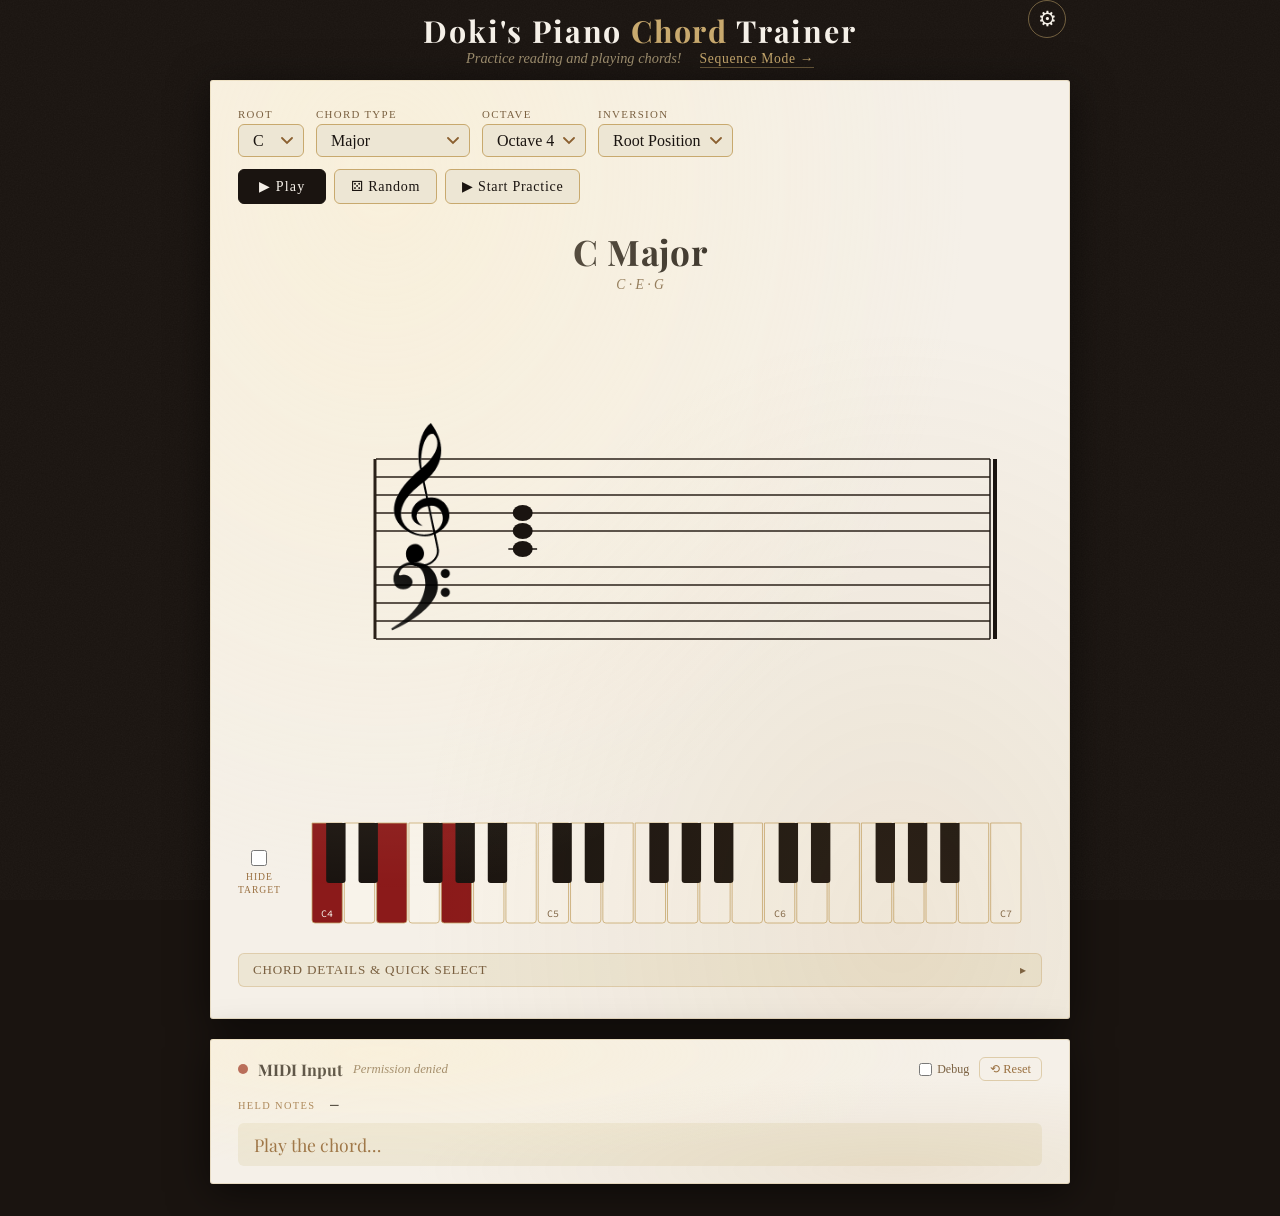
<file: index.html>
<!DOCTYPE html>
<html lang="en">
<head>
  <meta charset="UTF-8" />
  <meta name="viewport" content="width=device-width, initial-scale=1.0" />
  <meta name="theme-color" content="#1a1410" />
  <meta name="apple-mobile-web-app-capable" content="yes" />
  <meta name="apple-mobile-web-app-status-bar-style" content="black-translucent" />
  <meta name="description" content="Piano Chord trainer" />
  <title>Piano Chord Trainer</title>
  <link rel="manifest" href="manifest.json" />
  <link rel="preconnect" href="https://fonts.googleapis.com" />
  <link rel="preconnect" href="https://fonts.gstatic.com" crossorigin />
  <link href="https://fonts.googleapis.com/css2?family=IM+Fell+English:ital@0;1&family=Playfair+Display:wght@400;700&family=Source+Code+Pro:wght@400;600&display=swap" rel="stylesheet" />
  <link rel="stylesheet" href="style.css" />
</head>
<body>

<header>
  <h1>Doki's Piano <span>Chord</span> Trainer</h1>
  <p class="subtitle">Practice reading and playing chords!</p>
  <a class="mode-link" href="sequence.html">Sequence Mode →</a>
  <button id="settingsBtn" class="settings-btn" title="Settings" aria-label="Settings">&#9881;</button>
</header>

<!-- Main card, results panel and MIDI panel share one grid so the results can
     sit beside the staff instead of below it. Same DOM in the same order either
     way; only the grid axis changes. -->
<div class="app-panes" id="appPanes">

<div class="card" id="mainCard">
  <!-- CONTROLS -->
  <div class="controls">
    <div class="control-group">
      <label for="rootSelect">Root</label>
      <select id="rootSelect"></select>
    </div>
    <div class="control-group">
      <label for="typeSelect">Chord Type</label>
      <select id="typeSelect"></select>
    </div>
    <div class="control-group">
      <label for="octaveSelect">Octave</label>
      <select id="octaveSelect">
        <option value="1">Octave 1</option>
        <option value="2">Octave 2</option>
        <option value="3">Octave 3</option>
        <option value="4" selected>Octave 4</option>
        <option value="5">Octave 5</option>
      </select>
    </div>
    <div class="control-group">
      <label for="inversionSelect">Inversion</label>
      <select id="inversionSelect">
        <option value="0">Root Position</option>
      </select>
    </div>
    <div class="control-group" style="flex-direction:row;gap:8px;align-items:flex-end;">
      <button class="btn-play" id="playBtn">▶ Play</button>
      <button class="btn-random" id="randomBtn">⚄ Random</button>
      <button class="btn-practice" id="practiceBtn">▶ Start Practice</button>
    </div>
  </div>

  <p id="randomWarning" class="random-warning" hidden>
    Nothing is selectable — every octave or every chord type is switched off or
    weighted to zero in Settings.
  </p>

  <!-- CHORD TITLE -->
  <div class="chord-title">
    <h2 id="chordName">C Major</h2>
    <div class="chord-notes-label" id="chordNotesList">C · E · G</div>
  </div>

  <!-- STAFF -->
  <div class="staff-wrapper">
    <canvas id="staffCanvas" width="780" height="480"></canvas>
  </div>

  <!-- PIANO -->
  <div class="piano-row">
    <label class="hide-chord-label">
      <input type="checkbox" id="hideChordCheckbox" />
      <span>Hide<br>target</span>
    </label>
    <div class="piano-wrapper">
      <canvas id="pianoCanvas" width="780" height="120"></canvas>
    </div>
  </div>

  <!-- COLLAPSIBLE: Chord Info + Palette -->
  <div class="collapsible-section">
    <button class="collapsible-toggle" id="infoToggle" aria-expanded="false">
      <span class="collapsible-toggle-label">Chord Details &amp; Quick Select</span>
      <span class="collapsible-arrow">▸</span>
    </button>
    <div class="collapsible-body" id="infoBody" hidden>

      <!-- INFO -->
      <div class="info-panel">
        <div class="info-card">
          <div class="label">Intervals</div>
          <div class="value" id="infoIntervals">1 – 3 – 5</div>
        </div>
        <div class="info-card">
          <div class="label">Formula</div>
          <div class="value" id="infoFormula">R + 4 + 3</div>
        </div>
        <div class="info-card">
          <div class="label">Quality</div>
          <div class="value" id="infoQuality">Major</div>
        </div>
        <div class="info-card">
          <div class="label">Notes</div>
          <div class="value" id="infoNoteCount">3</div>
        </div>
      </div>

      <hr class="divider" />

      <!-- CHORD PALETTE -->
      <div class="palette-section">
        <h3>Quick Select — Chord Family</h3>
        <div class="palette-grid" id="paletteGrid"></div>
      </div>

    </div><!-- /.collapsible-body -->
  </div><!-- /.collapsible-section -->
</div>

<!-- PRACTICE RESULTS -->
<div id="practiceResults" class="card practice-results-card" style="display:none;">
  <div class="practice-results-header">
    <h3 class="practice-results-title">Practice Results</h3>
    <label class="practice-layout-label">
      <input type="checkbox" id="practiceBelowCheckbox" />
      <span>Show below staff instead</span>
    </label>
    <button id="practiceClearBtn" class="practice-clear-btn" aria-label="Clear practice results">✕ Clear</button>
  </div>

  <!-- One row, scrolls sideways. Never wraps. -->
  <div id="practiceResultsList" class="practice-results-list"></div>

  <div class="practice-focus" id="practiceFocus">
    <p class="practice-focus-empty" id="practiceFocusEmpty">Play a chord and it will appear here.</p>
    <div class="practice-focus-body" id="practiceFocusBody" hidden>
      <div class="practice-focus-head">
        <span class="practice-focus-name" id="practiceFocusName"></span>
        <span class="practice-focus-verdict" id="practiceFocusVerdict"></span>
      </div>
      <div class="practice-focus-canvas-wrap">
        <canvas id="practiceFocusStaff" width="600" height="480"></canvas>
      </div>
      <div class="practice-focus-canvas-wrap">
        <canvas id="practiceFocusPiano" width="600" height="120"></canvas>
      </div>
    </div>
  </div>
</div>

<!-- MIDI PANEL -->
<div class="card midi-card">
  <div class="midi-header">
    <span class="midi-dot" id="midiStatusDot"></span>
    <span class="midi-label">MIDI Input</span>
    <span id="midiStatus">Connecting…</span>
    <span id="midiWarning" class="midi-warning" hidden>— inaccurate inputs measured</span>
    <span id="midiDeviceName" class="midi-device"></span>
    <label class="midi-debug-toggle">
      <input type="checkbox" id="midiDebugCheckbox" />
      <span>Debug</span>
    </label>
    <button id="midiResetBtn" class="midi-reset-btn"
            title="Clear notes stuck by a missed or corrupted note-off"
            aria-label="Clear stuck notes">⟲ Reset</button>
  </div>
  <div class="midi-body">
    <div class="midi-row">
      <span class="midi-field-label">Held notes</span>
      <span id="midiHeldNotes" class="midi-held">—</span>
    </div>
    <div id="midiResult" class="midi-result idle">Play the chord…</div>

    <!-- Raw message view. A corrupted note-on paired with a correct note-off
         leaves a note stuck forever, and that is only visible in the raw stream. -->
    <div id="midiDebug" class="midi-debug" hidden>
      <div class="midi-debug-head">
        <span id="midiDebugSummary">No messages yet.</span>
        <button id="midiDebugClearBtn" class="midi-debug-clear">Clear log</button>
      </div>
      <pre id="midiDebugLog" class="midi-debug-log"></pre>
      <p class="midi-debug-hint">
        Lines marked <strong>!</strong> are suspect. A note-off with no matching
        note-on means its note-on was lost or arrived with a corrupted note
        number — the cause of notes sticking in the chord. (Expect one after
        pressing Reset while keys are down.)
      </p>
    </div>
  </div>
</div>

</div><!-- /.app-panes -->

<!-- SETTINGS MODAL -->
<div id="settingsModal" style="display:none;">
  <div id="settingsPanel" class="settings-panel">

    <!-- Header (static) -->
    <div class="sp-header">
      <h2 class="sp-title">Settings</h2>
      <button class="sp-close" onclick="closeSettings()">✕</button>
    </div>

    <!-- Octaves section -->
    <div class="sp-section">
      <h3 class="sp-section-title">Octaves</h3>
      <div id="sp-octave-rows"></div>
    </div>

    <!-- Chord types section -->
    <div class="sp-section">
      <h3 class="sp-section-title">Chord Types</h3>
      <div id="sp-chord-rows"></div>
    </div>

    <!-- Footer (static) -->
    <p id="spEmptyWarning" class="sp-empty-warning" hidden>
      Nothing is selectable right now — Random and Practice will not advance
      until at least one octave and one chord type are enabled with a weight
      above zero.
    </p>

    <div class="sp-footer">
      <button class="sp-save-btn" id="spSaveBtn">💾 Save</button>
      <button class="sp-export-btn" id="spExportBtn">⬇ Export File</button>
      <label class="sp-import-label" id="spImportLabel">
        <!-- The text lives in its own span: writing textContent on the label
             itself would delete the file input nested inside it. -->
        <span id="spImportText">📂 Import JSON</span>
        <input type="file" id="spImportInput" accept=".json,application/json" class="sp-file-input" />
      </label>
      <button class="sp-reset-btn" id="spResetBtn">↺ Reset</button>
    </div>

  </div>
</div>

<!-- INSTALL BANNER -->
<div id="installBanner" style="display:none;">
  <span>Install as App</span>
  <button id="installBtn">Install</button>
  <button class="dismiss" id="dismissBtn">×</button>
</div>

<!-- Load order matters: each file may reference globals from earlier files -->
<script src="storage.js"></script>
<script src="settings-file.js"></script>
<script src="music.js"></script>
<script src="rendering.js"></script>
<script src="audio.js"></script>
<script src="settings.js"></script>
<script src="midi.js"></script>
<script src="practice.js"></script>
<script src="ui.js"></script>
</body>
</html>
</file>
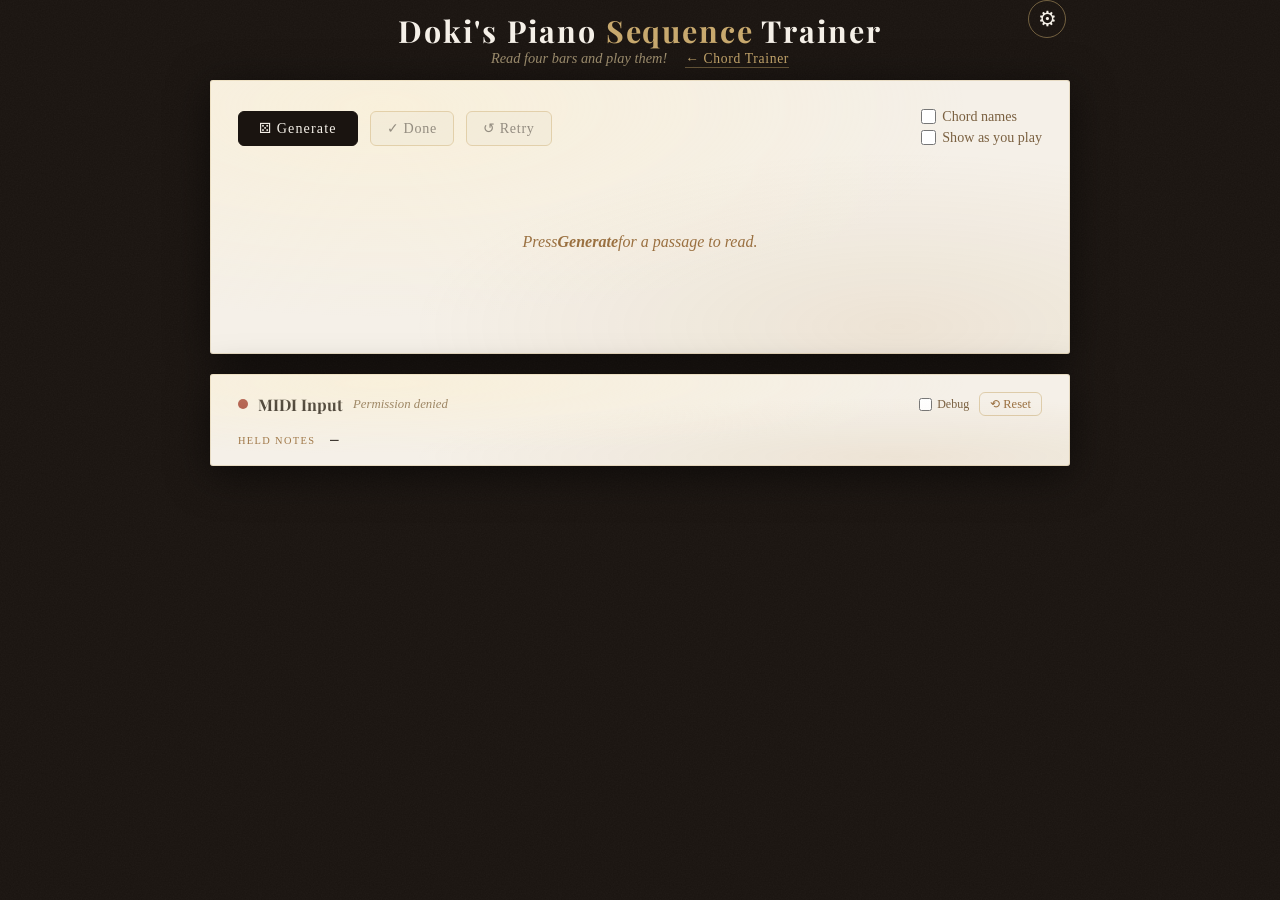
<file: sequence.html>
<!DOCTYPE html>
<html lang="en">
<head>
  <meta charset="UTF-8" />
  <meta name="viewport" content="width=device-width, initial-scale=1.0" />
  <meta name="theme-color" content="#1a1410" />
  <meta name="apple-mobile-web-app-capable" content="yes" />
  <meta name="apple-mobile-web-app-status-bar-style" content="black-translucent" />
  <meta name="description" content="Piano sight-reading trainer" />
  <title>Piano Sequence Trainer</title>
  <link rel="manifest" href="manifest.json" />
  <link rel="preconnect" href="https://fonts.googleapis.com" />
  <link rel="preconnect" href="https://fonts.gstatic.com" crossorigin />
  <link href="https://fonts.googleapis.com/css2?family=IM+Fell+English:ital@0;1&family=Playfair+Display:wght@400;700&family=Source+Code+Pro:wght@400;600&display=swap" rel="stylesheet" />
  <link rel="stylesheet" href="style.css" />
  <link rel="stylesheet" href="sequence/sequence.css" />
</head>
<body>

<header>
  <h1>Doki's Piano <span>Sequence</span> Trainer</h1>
  <p class="subtitle">Read four bars and play them!</p>
  <a class="mode-link" href="index.html">← Chord Trainer</a>
  <button id="settingsBtn" class="settings-btn" title="Settings" aria-label="Settings">&#9881;</button>
</header>

<div class="app-panes">

<div class="card" id="sequenceCard">
  <div class="controls">
    <button class="btn-play" id="generateBtn">⚄ Generate</button>
    <button class="btn-random" id="doneBtn" disabled>✓ Done</button>
    <button class="btn-random" id="retryBtn" disabled>↺ Retry</button>
    <button class="btn-random" id="playBtn" hidden>▶ Play</button>
    <div class="sequence-toggles">
      <label class="sequence-toggle">
        <input type="checkbox" id="chordNamesCheckbox" />
        <span>Chord names</span>
      </label>
      <label class="sequence-toggle">
        <input type="checkbox" id="playedLiveCheckbox" />
        <span>Show as you play</span>
      </label>
    </div>
  </div>

  <p id="sequenceStatus" class="sequence-status" role="status" hidden></p>

  <!-- The whole passage, always visible at once: it never scrolls or reveals
       itself as you play, because reading the page is the skill practised. -->
  <div class="notation-wrapper">
    <p id="notationEmpty" class="notation-empty">Press <strong>Generate</strong> for a passage to read.</p>
    <div id="notation" class="notation" hidden></div>
  </div>

  <div id="review" class="sequence-review" hidden></div>
</div>

<!-- What was played: a panel of its own, drawn again with each key while the
     passage above stays as it is. -->
<div class="card played-card" id="played" hidden></div>

<!-- MIDI PANEL: the same panel as the chord trainer's, without its chord readout -->
<div class="card midi-card">
  <div class="midi-header">
    <span class="midi-dot" id="midiStatusDot"></span>
    <span class="midi-label">MIDI Input</span>
    <span id="midiStatus">Connecting…</span>
    <span id="midiWarning" class="midi-warning" hidden>— inaccurate inputs measured</span>
    <span id="midiDeviceName" class="midi-device"></span>
    <label class="midi-debug-toggle">
      <input type="checkbox" id="midiDebugCheckbox" />
      <span>Debug</span>
    </label>
    <button id="midiResetBtn" class="midi-reset-btn"
            title="Clear notes stuck by a missed or corrupted note-off"
            aria-label="Clear stuck notes">⟲ Reset</button>
  </div>
  <div class="midi-body">
    <div class="midi-row">
      <span class="midi-field-label">Held notes</span>
      <span id="midiHeldNotes" class="midi-held">—</span>
    </div>

    <!-- Raw message view. A corrupted note-on paired with a correct note-off
         leaves a note stuck forever, and that is only visible in the raw stream. -->
    <div id="midiDebug" class="midi-debug" hidden>
      <div class="midi-debug-head">
        <span id="midiDebugSummary">No messages yet.</span>
        <button id="midiDebugClearBtn" class="midi-debug-clear">Clear log</button>
      </div>
      <pre id="midiDebugLog" class="midi-debug-log"></pre>
      <p class="midi-debug-hint">
        Lines marked <strong>!</strong> are suspect. A note-off with no matching
        note-on means its note-on was lost or arrived with a corrupted note
        number. (Expect one after pressing Reset while keys are down.)
      </p>
    </div>
  </div>
</div>

</div><!-- /.app-panes -->

<!-- SETTINGS: built by settings-panel.js -->
<div id="settingsModal" style="display:none;">
  <div class="settings-panel" role="dialog" aria-modal="true" aria-labelledby="spTitle">
    <div class="sp-header">
      <h2 class="sp-title" id="spTitle">Settings</h2>
      <button class="sp-close" id="spCloseBtn" aria-label="Close settings">✕</button>
    </div>
    <p id="spWarning" class="sp-empty-warning" role="status" hidden></p>
    <div id="spBody"></div>
    <div class="sp-footer">
      <button class="sp-export-btn" id="spExportBtn">⬇ Export File</button>
      <label class="sp-import-label">
        <!-- The text lives in its own span: writing textContent on the label
             itself would delete the file input nested inside it. -->
        <span id="spImportText">📂 Import JSON</span>
        <input type="file" id="spImportInput" accept=".json,application/json" class="sp-file-input" />
      </label>
    </div>
  </div>
</div>

<!-- Load order matters: shared modules, then the core, then the shell — each
     file uses only names from files loaded before it -->
<script src="storage.js"></script>
<script src="settings-file.js"></script>
<script src="midi.js"></script>
<script src="audio.js"></script>
<script src="vendor/vexflow/vexflow.js"></script>
<script src="sequence/core/pitch.js"></script>
<script src="sequence/core/theory.js"></script>
<script src="sequence/core/meter.js"></script>
<script src="sequence/core/difficulty.js"></script>
<script src="sequence/core/progressions.js"></script>
<script src="sequence/core/rhythm.js"></script>
<script src="sequence/core/accompaniment.js"></script>
<script src="sequence/core/passage.js"></script>
<script src="sequence/core/melody.js"></script>
<script src="sequence/core/generator.js"></script>
<script src="sequence/core/comparison.js"></script>
<script src="sequence/shell/notation.js"></script>
<script src="sequence/shell/store.js"></script>
<script src="sequence/shell/playback.js"></script>
<script src="sequence/shell/state.js"></script>
<script src="sequence/shell/bindings.js"></script>
<script src="sequence/shell/display.js"></script>
<script src="sequence/shell/settings-panel.js"></script>
<script src="sequence/shell/review.js"></script>
<script src="sequence/shell/page.js"></script>
</body>
</html>
</file>
<file: style.css>
:root {
      --ink:        #1a1410;
      --paper:      #f5f0e8;
      --paper-dark: #ede6d4;
      --sepia:      #c8a96e;
      --red-accent: #8b1a1a;
      --staff-line: #2a2018;
      --note-fill:  #1a1410;
      --shadow:     rgba(0,0,0,0.18);
      --radius:     6px;
    }

    *, *::before, *::after { box-sizing: border-box; margin: 0; padding: 0; }

    body {
      font-family: 'IM Fell English', serif;
      background: var(--ink);
      color: var(--ink);
      min-height: 100vh;
      display: flex;
      flex-direction: column;
      align-items: center;
    }

    /* ── PAPER TEXTURE OVERLAY ── */
    body::before {
      content: '';
      position: fixed; inset: 0;
      background-image:
        url("data:image/svg+xml,%3Csvg xmlns='http://www.w3.org/2000/svg' width='300' height='300'%3E%3Cfilter id='n'%3E%3CfeTurbulence type='fractalNoise' baseFrequency='0.75' numOctaves='4' stitchTiles='stitch'/%3E%3CfeColorMatrix type='saturate' values='0'/%3E%3C/filter%3E%3Crect width='300' height='300' filter='url(%23n)' opacity='0.04'/%3E%3C/svg%3E");
      pointer-events: none;
      z-index: 0;
    }

    /* ── HEADER ── */
    /* Kept small, so the music starts high up the screen: the subtitle and the
       link to the other mode share one line. */
    header {
      width: 100%;
      max-width: 900px;
      padding: 14px 24px 0;
      text-align: center;
      position: relative;
      z-index: 1;
    }
    header h1 {
      font-family: 'Playfair Display', serif;
      font-size: clamp(1.3rem, 3.6vw, 1.9rem);
      color: var(--paper);
      letter-spacing: 0.06em;
      font-weight: 700;
      line-height: 1.1;
    }
    header h1 span { color: var(--sepia); }
    header p.subtitle {
      font-family: 'IM Fell English', serif;
      font-style: italic;
      color: #a09070;
      font-size: 0.9rem;
      display: inline;
      margin-right: 14px;
    }

    /* ── MAIN CARD ── */
    .card {
      background: var(--paper);
      border-radius: 3px;
      box-shadow: 0 8px 40px rgba(0,0,0,0.55), inset 0 0 0 1px rgba(200,169,110,0.3);
      width: calc(100% - 32px);
      max-width: 860px;
      margin: 20px auto 32px;
      padding: 28px 28px 32px;
      position: relative;
      z-index: 1;
    }

    /* aged paper gradient */
    .card::before {
      content: '';
      position: absolute; inset: 0;
      background: radial-gradient(ellipse at 20% 10%, rgba(255,240,200,0.4) 0%, transparent 60%),
                  radial-gradient(ellipse at 80% 90%, rgba(180,140,80,0.12) 0%, transparent 50%);
      border-radius: 3px;
      pointer-events: none;
    }

    /* ── CONTROLS ── */
    .controls {
      display: flex;
      flex-wrap: wrap;
      gap: 12px;
      align-items: flex-end;
      margin-bottom: 24px;
      position: relative;
    }
    .control-group {
      display: flex;
      flex-direction: column;
      gap: 4px;
    }
    .control-group label {
      font-size: 0.68rem;
      letter-spacing: 0.12em;
      text-transform: uppercase;
      color: #7a6040;
    }
    select, button {
      font-family: 'IM Fell English', serif;
      font-size: 1rem;
      border: 1.5px solid #c8a96e;
      background: var(--paper-dark);
      color: var(--ink);
      padding: 7px 14px;
      border-radius: var(--radius);
      cursor: pointer;
      appearance: none;
      outline: none;
      transition: border-color 0.2s, background 0.2s, box-shadow 0.2s;
    }
    select:focus, select:hover { border-color: var(--red-accent); box-shadow: 0 0 0 2px rgba(139,26,26,0.12); }
    select { padding-right: 30px; background-image: url("data:image/svg+xml,%3Csvg xmlns='http://www.w3.org/2000/svg' width='12' height='8' viewBox='0 0 12 8'%3E%3Cpath d='M1 1l5 5 5-5' stroke='%238b6030' stroke-width='1.8' fill='none' stroke-linecap='round'/%3E%3C/svg%3E"); background-repeat: no-repeat; background-position: right 10px center; }

    .btn-play {
      background: var(--ink);
      color: var(--paper);
      border-color: var(--ink);
      font-size: 0.88rem;
      letter-spacing: 0.08em;
      padding: 8px 20px;
    }
    .btn-play:hover { background: var(--red-accent); border-color: var(--red-accent); }
    .btn-play:active { transform: translateY(1px); }

    .btn-random {
      background: var(--paper-dark);
      font-size: 0.88rem;
      letter-spacing: 0.05em;
      padding: 8px 16px;
    }
    .btn-random:hover { border-color: var(--red-accent); }

    /* ── CHORD NAME DISPLAY ── */
    .chord-title {
      text-align: center;
      margin-bottom: 16px;
    }
    .chord-title h2 {
      font-family: 'Playfair Display', serif;
      font-size: clamp(1.4rem, 4vw, 2.2rem);
      color: var(--ink);
      font-weight: 700;
      letter-spacing: 0.02em;
    }
    .chord-title .chord-notes-label {
      font-style: italic;
      font-size: 0.85rem;
      color: #7a6040;
      margin-top: 2px;
    }

    /* ── STAFF CANVAS WRAPPER ── */
    .staff-wrapper {
      position: relative;
      overflow-x: auto;
      -webkit-overflow-scrolling: touch;
    }
    #staffCanvas {
      display: block;
      margin: 0 auto;
      max-width: 100%;
    }

    /* ── PIANO KEYBOARD ── */
    .piano-wrapper {
      margin-top: 24px;
      display: flex;
      justify-content: center;
      overflow-x: auto;
      -webkit-overflow-scrolling: touch;
    }
    #pianoCanvas {
      display: block;
    }

    /* ── INFO PANEL ── */
    .info-panel {
      margin-top: 22px;
      display: grid;
      grid-template-columns: repeat(auto-fit, minmax(140px, 1fr));
      gap: 12px;
    }
    .info-card {
      background: var(--paper-dark);
      border: 1px solid rgba(200,169,110,0.45);
      border-radius: var(--radius);
      padding: 10px 14px;
    }
    .info-card .label {
      font-size: 0.62rem;
      text-transform: uppercase;
      letter-spacing: 0.15em;
      color: #9a7040;
      margin-bottom: 3px;
    }
    .info-card .value {
      font-family: 'Playfair Display', serif;
      font-size: 1.05rem;
      color: var(--ink);
    }

    /* ── CHORD PALETTE ── */
    .palette-section {
      margin-top: 20px;
      position: relative;
    }
    .palette-section h3 {
      font-size: 0.7rem;
      text-transform: uppercase;
      letter-spacing: 0.15em;
      color: #9a7040;
      margin-bottom: 10px;
    }
    .palette-grid {
      display: flex;
      flex-wrap: wrap;
      gap: 6px;
    }
    .palette-btn {
      font-family: 'Source Code Pro', monospace;
      font-size: 0.72rem;
      padding: 5px 10px;
      border: 1px solid #c8a96e;
      border-radius: 4px;
      background: var(--paper-dark);
      color: var(--ink);
      cursor: pointer;
      transition: background 0.15s, border-color 0.15s, transform 0.1s;
    }
    .palette-btn:hover { background: var(--ink); color: var(--paper); border-color: var(--ink); }
    .palette-btn.active { background: var(--red-accent); color: var(--paper); border-color: var(--red-accent); }

    /* ── DIVIDER ── */
    .divider {
      border: none;
      border-top: 1px solid rgba(200,169,110,0.4);
      margin: 20px 0;
    }

    /* ── INSTALL BANNER ── */
    #installBanner {
      display: none;
      position: fixed;
      bottom: 16px; left: 50%; transform: translateX(-50%);
      background: var(--ink);
      color: var(--paper);
      border: 1px solid var(--sepia);
      border-radius: var(--radius);
      padding: 10px 20px;
      font-size: 0.85rem;
      z-index: 999;
      box-shadow: 0 4px 20px rgba(0,0,0,0.5);
      display: flex; gap: 12px; align-items: center;
    }
    #installBanner button { font-size: 0.8rem; padding: 4px 12px; }
    #installBanner .dismiss { background: transparent; color: #a09070; border-color: #a09070; font-size: 0.75rem; padding: 4px 10px; }

    @media (max-width: 520px) {
      .card { padding: 18px 14px 24px; }
      .controls { gap: 8px; }
    }

/* ── MIDI PANEL ── */
    .midi-card {
      margin-top: 0;
      margin-bottom: 32px;
      padding: 18px 28px;
    }
    .midi-header {
      display: flex;
      align-items: center;
      flex-wrap: wrap;
      gap: 10px;
      margin-bottom: 14px;
    }
    .midi-label {
      font-family: 'Playfair Display', serif;
      font-size: 1rem;
      font-weight: 700;
      color: var(--ink);
    }
    #midiStatus {
      font-size: 0.8rem;
      color: #7a6040;
      font-style: italic;
    }
    .midi-warning {
      font-size: 0.8rem;
      color: #8b1a1a;
      font-style: italic;
      cursor: help;
    }
    .midi-warning[hidden] { display: none; }
    .midi-device {
      font-family: 'Source Code Pro', monospace;
      font-size: 0.75rem;
      color: #9a7040;
      margin-left: auto;
      min-width: 0;
      overflow: hidden;
      text-overflow: ellipsis;
      white-space: nowrap;
    }
    .midi-dot {
      width: 10px;
      height: 10px;
      border-radius: 50%;
      background: #aaa;
      flex-shrink: 0;
      transition: background 0.3s;
    }
    .midi-dot.connected   { background: #4a9e5c; }
    .midi-dot.no-device   { background: #c8a030; }
    .midi-dot.denied,
    .midi-dot.unavailable { background: #9e3a2e; }

    .midi-body {
      display: flex;
      flex-direction: column;
      gap: 10px;
    }
    .midi-row {
      display: flex;
      align-items: baseline;
      gap: 12px;
    }
    .midi-field-label {
      font-size: 0.65rem;
      text-transform: uppercase;
      letter-spacing: 0.13em;
      color: #9a7040;
      min-width: 80px;
    }
    .midi-held {
      font-family: 'Source Code Pro', monospace;
      font-size: 0.9rem;
      color: var(--ink);
      letter-spacing: 0.05em;
    }
    .midi-result {
      font-family: 'Playfair Display', serif;
      font-size: 1.1rem;
      padding: 10px 16px;
      border-radius: var(--radius);
      transition: background 0.25s, color 0.25s;
    }
    /* ── PIANO ROW (checkbox + keyboard) ── */
    .piano-row {
      display: flex;
      align-items: center;
      gap: 10px;
      margin-top: 24px;
    }
    .piano-row .piano-wrapper {
      margin-top: 0;
      flex: 1;
      min-width: 0;
    }
    .hide-chord-label {
      display: flex;
      flex-direction: column;
      align-items: center;
      gap: 5px;
      cursor: pointer;
      flex-shrink: 0;
      user-select: none;
    }
    .hide-chord-label input[type="checkbox"] {
      width: 16px;
      height: 16px;
      accent-color: var(--red-accent);
      cursor: pointer;
      border: none;
      padding: 0;
      appearance: auto;
    }
    .hide-chord-label span {
      font-size: 0.6rem;
      text-transform: uppercase;
      letter-spacing: 0.1em;
      color: #9a7040;
      text-align: center;
      line-height: 1.3;
    }

    .midi-result.idle    { background: var(--paper-dark); color: #9a7040; }
    .midi-result.correct { background: #2a5c35; color: #d4f0db; }
    .midi-result.extra   { background: #3a5c2a; color: #d8f0c8; }
    .midi-result.wrong   { background: #5c2a2a; color: #f0d0c8; }

    /* ── LINK TO THE OTHER MODE ── */
    .mode-link {
      display: inline-block;
      margin-top: 4px;
      font-size: 0.85rem;
      letter-spacing: 0.05em;
      color: var(--sepia);
      text-decoration: none;
      border-bottom: 1px solid rgba(200,169,110,0.45);
    }
    .mode-link:hover,
    .mode-link:focus-visible { color: var(--paper); border-bottom-color: var(--paper); }

    /* ── SETTINGS BUTTON ── */
    header { position: relative; }
    .settings-btn {
      position: absolute;
      top: 0; right: 24px;
      background: transparent;
      border: 1.5px solid rgba(200,169,110,0.5);
      color: var(--paper);
      font-size: 1.3rem;
      width: 38px; height: 38px;
      padding: 0;
      border-radius: 50%;
      display: flex; align-items: center; justify-content: center;
      cursor: pointer;
      transition: background 0.2s, border-color 0.2s, transform 0.3s;
      z-index: 2;
    }
    .settings-btn:hover {
      background: rgba(200,169,110,0.15);
      border-color: var(--sepia);
      transform: rotate(45deg);
    }

    /* ── SETTINGS MODAL OVERLAY ── */
    #settingsModal {
      position: fixed; inset: 0;
      background: rgba(20,15,8,0.72);
      display: flex;
      align-items: center;
      justify-content: center;
      z-index: 900;
      opacity: 0;
      transition: opacity 0.22s ease;
    }
    #settingsModal.visible { opacity: 1; }

    /* ── SETTINGS PANEL ── */
    .settings-panel {
      background: var(--paper);
      border-radius: 4px;
      box-shadow: 0 16px 60px rgba(0,0,0,0.6), inset 0 0 0 1px rgba(200,169,110,0.3);
      width: min(680px, calc(100vw - 32px));
      max-height: calc(100vh - 48px);
      overflow-y: auto;
      padding: 0;
      display: flex;
      flex-direction: column;
    }

    /* ── SETTINGS PANEL INTERNALS ── */
    .sp-header {
      display: flex;
      align-items: center;
      justify-content: space-between;
      padding: 20px 24px 16px;
      border-bottom: 1px solid rgba(200,169,110,0.35);
      position: sticky; top: 0;
      background: var(--paper);
      z-index: 1;
    }
    .sp-title {
      font-family: 'Playfair Display', serif;
      font-size: 1.3rem;
      color: var(--ink);
      font-weight: 700;
    }
    .sp-close {
      background: transparent;
      border: 1.5px solid rgba(200,169,110,0.5);
      color: var(--ink);
      font-size: 1rem;
      width: 30px; height: 30px;
      padding: 0;
      border-radius: 50%;
      cursor: pointer;
      display: flex; align-items: center; justify-content: center;
    }
    .sp-close:hover { background: var(--paper-dark); border-color: var(--sepia); }

    .sp-section {
      padding: 16px 24px 20px;
      border-bottom: 1px solid rgba(200,169,110,0.2);
    }
    .sp-section:last-child { border-bottom: none; }

    .sp-section-title {
      font-family: 'Playfair Display', serif;
      font-size: 0.85rem;
      font-weight: 700;
      letter-spacing: 0.08em;
      text-transform: uppercase;
      color: #7a6040;
      margin-bottom: 12px;
    }

    /* Row: checkbox + label + value + slider */
    .sp-row {
      display: grid;
      grid-template-columns: 18px 1fr 36px 140px;
      align-items: center;
      gap: 8px 10px;
      padding: 4px 0;
    }
    .sp-checkbox {
      width: 15px; height: 15px;
      accent-color: var(--red-accent);
      cursor: pointer;
      justify-self: center;
    }
    .sp-label {
      font-family: 'IM Fell English', serif;
      font-size: 0.88rem;
      color: var(--ink);
      cursor: pointer;
      white-space: nowrap;
      overflow: hidden;
      text-overflow: ellipsis;
    }
    .sp-weight-val {
      font-family: 'Source Code Pro', monospace;
      font-size: 0.72rem;
      color: #9a7040;
      text-align: right;
    }
    .sp-slider {
      width: 100%;
      accent-color: var(--red-accent);
      cursor: pointer;
      border: none;
      background: transparent;
      padding: 0;
      appearance: auto;
      height: 4px;
    }

    /* Group block */
    .sp-group { margin-bottom: 6px; }
    .sp-group-header {
      display: flex;
      align-items: center;
      gap: 6px;
    }
    .sp-group-row {
      flex: 1;
      background: var(--paper-dark);
      border-radius: 4px;
      padding: 5px 8px;
    }
    .sp-toggle {
      flex-shrink: 0;
      width: 24px; height: 24px;
      background: transparent;
      border: 1px solid rgba(200,169,110,0.4);
      border-radius: 4px;
      color: #7a6040;
      font-size: 0.75rem;
      cursor: pointer;
      display: flex; align-items: center; justify-content: center;
      padding: 0;
      transition: background 0.15s;
    }
    .sp-toggle:hover { background: var(--paper-dark); }

    .sp-group-children { margin-left: 30px; margin-top: 2px; overflow: hidden; }
    .sp-group-children.collapsed { display: none; }
    .sp-type-row { padding: 2px 0; }

    @media (max-width: 520px) {
      .sp-row { grid-template-columns: 18px 1fr 32px 90px; }
      .settings-panel { padding: 0; }
      .settings-btn { right: 12px; }
    }

    /* ── SETTINGS FOOTER ── */
    .sp-footer {
      display: flex;
      gap: 10px;
      align-items: center;
      padding: 16px 24px;
      border-top: 1px solid rgba(200,169,110,0.35);
      position: sticky; bottom: 0;
      background: var(--paper);
    }
    .sp-save-btn {
      font-family: 'IM Fell English', serif;
      font-size: 0.9rem;
      padding: 8px 20px;
      background: var(--ink);
      color: var(--paper);
      border: 1.5px solid var(--ink);
      border-radius: var(--radius);
      cursor: pointer;
      transition: background 0.2s, border-color 0.2s;
    }
    .sp-save-btn:hover { background: var(--red-accent); border-color: var(--red-accent); }
    .sp-import-label {
      font-family: 'IM Fell English', serif;
      font-size: 0.9rem;
      padding: 7px 18px;
      background: var(--paper-dark);
      color: var(--ink);
      border: 1.5px solid #c8a96e;
      border-radius: var(--radius);
      cursor: pointer;
      transition: border-color 0.2s;
    }
    .sp-import-label:hover { border-color: var(--red-accent); }

    /* ── SETTINGS RESET BUTTON ── */
    .sp-reset-btn {
      font-family: 'IM Fell English', serif;
      font-size: 0.9rem;
      padding: 7px 16px;
      background: var(--paper-dark);
      color: var(--ink);
      border: 1.5px solid #c8a96e;
      border-radius: var(--radius);
      cursor: pointer;
      transition: border-color 0.2s, background 0.2s;
      margin-left: auto;
    }
    .sp-reset-btn:hover { border-color: var(--red-accent); background: #f0e0e0; }

    /* Hide the native file input inside the import label */
    .sp-file-input { display: none; }

    /* Export is a sibling of Save, styled like Import so the destructive-ish
       "writes a file to your disk" action doesn't read as the primary one. */
    .sp-export-btn {
      font-family: 'IM Fell English', serif;
      font-size: 0.9rem;
      padding: 7px 18px;
      background: var(--paper-dark);
      color: var(--ink);
      border: 1.5px solid #c8a96e;
      border-radius: var(--radius);
      cursor: pointer;
      transition: border-color 0.2s, background 0.2s;
    }
    .sp-export-btn:hover { border-color: var(--red-accent); }

    /* ── EMPTY-SELECTION NOTICES ── */
    .sp-empty-warning,
    .random-warning {
      font-family: 'IM Fell English', serif;
      font-size: 0.85rem;
      line-height: 1.45;
      color: #7a3020;
      background: #f6e6df;
      border: 1px solid rgba(139,26,26,0.35);
      border-radius: var(--radius);
      padding: 9px 14px;
      margin: 0;
    }
    .sp-empty-warning { margin: 0 24px 4px; }
    .random-warning   { margin-top: 14px; }
    .sp-empty-warning[hidden],
    .random-warning[hidden] { display: none; }

    /* ── PRACTICE SESSION BUTTON ── */
    .btn-practice {
      background: var(--paper-dark);
      font-size: 0.88rem;
      letter-spacing: 0.05em;
      padding: 8px 16px;
      border: 1.5px solid #c8a96e;
      border-radius: var(--radius);
    }
    .btn-practice:hover { border-color: var(--red-accent); }
    .btn-practice.active {
      background: var(--red-accent);
      color: var(--paper);
      border-color: var(--red-accent);
    }

    /* ── PRACTICE RESULTS CARD ── */
    .practice-results-card {
      margin-top: 0;
      margin-bottom: 32px;
      padding: 20px 28px 24px;
    }
    .practice-results-header {
      display: flex;
      align-items: center;
      justify-content: space-between;
      margin-bottom: 16px;
    }
    .practice-results-title {
      font-family: 'Playfair Display', serif;
      font-size: 1rem;
      font-weight: 700;
      color: var(--ink);
      letter-spacing: 0.04em;
    }
    .practice-clear-btn {
      font-family: 'IM Fell English', serif;
      font-size: 0.8rem;
      padding: 4px 12px;
      background: transparent;
      color: #9a7040;
      border: 1px solid rgba(200,169,110,0.5);
      border-radius: var(--radius);
      cursor: pointer;
      transition: background 0.15s, border-color 0.15s;
    }
    .practice-clear-btn:hover { border-color: var(--red-accent); color: var(--red-accent); }

    /* ── PRACTICE THUMBNAIL STRIP ── */
    /* nowrap + overflow-x is the whole point: results stay on one line and
       scroll sideways instead of growing a second row and pushing the focused
       view off screen. flex-shrink:0 on the thumb is what stops flex from
       squeezing twenty of them into the visible width. */
    .practice-results-list {
      display: flex;
      min-width: 0;
      flex-wrap: nowrap;
      overflow-x: auto;
      -webkit-overflow-scrolling: touch;
      scroll-snap-type: x proximity;
      gap: 10px;
      padding-bottom: 8px;
    }
    .practice-thumb {
      flex: 0 0 auto;
      width: 150px;
      scroll-snap-align: start;
      cursor: pointer;
      text-align: left;
      font: inherit;
      background: var(--paper-dark);
      border: 1px solid rgba(200,169,110,0.4);
      border-radius: var(--radius);
      padding: 7px 8px 8px;
      transition: border-color 0.15s, background 0.15s;
    }
    .practice-thumb:hover { border-color: var(--sepia); }
    .practice-thumb.focused {
      border-color: var(--red-accent);
      background: #f0e6d8;
      box-shadow: inset 0 0 0 1px rgba(139,26,26,0.35);
    }
    .practice-thumb-head {
      display: flex;
      align-items: baseline;
      justify-content: space-between;
      gap: 6px;
      margin-bottom: 5px;
    }
    .practice-thumb-name {
      font-family: 'Playfair Display', serif;
      font-size: 0.72rem;
      font-weight: 700;
      color: var(--ink);
      white-space: nowrap;
      overflow: hidden;
      text-overflow: ellipsis;
    }
    .practice-thumb-badge { font-size: 0.8rem; font-weight: 700; flex-shrink: 0; }
    .practice-thumb-badge.ok  { color: #2f6b3f; }
    .practice-thumb-badge.bad { color: var(--red-accent); }
    .practice-thumb-canvas {
      display: block;
      width: 100%;
      height: auto;
      border-radius: 3px;
    }

    /* ── PRACTICE FOCUSED VIEW ── */
    .practice-focus {
      margin-top: 14px;
      padding-top: 14px;
      border-top: 1px solid rgba(200,169,110,0.35);
      min-height: 200px;   /* reserve the box so the grid doesn't jump when the
                              first result lands */
    }
    .practice-focus-empty {
      font-size: 0.85rem;
      color: #9a7040;
      font-style: italic;
      margin: 0;
    }
    .practice-focus-head {
      display: flex;
      align-items: baseline;
      justify-content: space-between;
      gap: 12px;
      flex-wrap: wrap;
      margin-bottom: 10px;
    }
    .practice-focus-name {
      font-family: 'Playfair Display', serif;
      font-size: 1.05rem;
      font-weight: 700;
      color: var(--ink);
    }
    .practice-focus-verdict { font-size: 0.85rem; font-weight: 600; }
    .practice-focus-verdict.ok  { color: #2f6b3f; }
    .practice-focus-verdict.bad { color: var(--red-accent); }
    .practice-focus-canvas-wrap { overflow-x: auto; -webkit-overflow-scrolling: touch; }
    .practice-focus-canvas-wrap canvas {
      display: block;
      margin: 0 auto;
      max-width: 100%;
      height: auto;
    }

    .practice-layout-label {
      display: flex;
      align-items: center;
      gap: 6px;
      margin-left: auto;
      margin-right: 10px;
      font-size: 0.78rem;
      color: #7a6040;
      cursor: pointer;
      white-space: nowrap;
    }
    .practice-layout-label input { cursor: pointer; }

    /* ── COLLAPSIBLE SECTION ── */
    .collapsible-section {
      margin-top: 20px;
    }
    .collapsible-toggle {
      width: 100%;
      display: flex;
      align-items: center;
      justify-content: space-between;
      background: var(--paper-dark);
      border: 1px solid rgba(200,169,110,0.4);
      border-radius: var(--radius);
      padding: 8px 14px;
      cursor: pointer;
      font-family: 'IM Fell English', serif;
      font-size: 0.82rem;
      color: #7a6040;
      letter-spacing: 0.06em;
      text-transform: uppercase;
      transition: background 0.15s, border-color 0.15s;
      appearance: none;
      outline: none;
    }
    .collapsible-toggle:hover {
      background: #e8e0cc;
      border-color: var(--sepia);
    }
    .collapsible-arrow {
      font-size: 0.75rem;
      transition: transform 0.18s;
    }
    .collapsible-body {
      padding-top: 4px;
    }
    /* When hidden attribute is present the body is invisible;
       the browser already handles display:none for [hidden],
       so no extra CSS needed. */

    /* ── SETTINGS: INVERSION CHECKBOXES ── */
    .sp-inv-header {
      font-size: 0.62rem;
      text-transform: uppercase;
      letter-spacing: 0.13em;
      color: #9a7040;
      margin: 8px 0 4px 0;
    }
    .sp-inv-row {
      display: flex;
      flex-wrap: wrap;
      gap: 6px 16px;
      margin-bottom: 6px;
    }
    .sp-inv-label {
      display: flex;
      align-items: center;
      gap: 5px;
      font-family: 'IM Fell English', serif;
      font-size: 0.82rem;
      color: var(--ink);
      cursor: pointer;
    }
    .sp-inv-label input[type="checkbox"] {
      accent-color: var(--red-accent);
      width: 13px; height: 13px;
      cursor: pointer;
    }

    /* ── APP PANES ── */
    /* Stacked by default: main card, results, MIDI panel, in DOM order. When
       there is room and the user hasn't opted out, the results move into a
       second column beside the staff — one axis change, not a second design. */
    .app-panes {
      display: grid;
      grid-template-columns: 1fr;
      gap: 20px;
      width: calc(100% - 32px);
      max-width: 860px;
      margin: 12px auto 32px;
    }
    .app-panes > .card {
      width: auto;
      max-width: none;
      margin: 0;
      /* Grid items default to min-width:auto, which lets the card grow to fit
         the whole thumbnail strip and pushes the page into horizontal scroll.
         min-width:0 is what lets the strip scroll inside the card instead. */
      min-width: 0;
    }
    .app-panes.side-by-side {
      max-width: 1560px;
      grid-template-columns: minmax(0, 860px) minmax(400px, 1fr);
      grid-template-areas:
        "main    results"
        "midi    results";
      align-items: start;
    }
    .app-panes.side-by-side > #mainCard        { grid-area: main; }
    .app-panes.side-by-side > #practiceResults { grid-area: results; }
    .app-panes.side-by-side > .midi-card       { grid-area: midi; }

    @media (max-width: 620px) {
      .practice-layout-label { display: none; }
    }

    /* ── MIDI PANEL CONTROLS ── */
    /* .midi-device already carries margin-left:auto, which pushes it and
       everything after it to the right edge as one group. A second auto margin
       here would split the free space instead. */
    .midi-debug-toggle {
      display: flex;
      align-items: center;
      gap: 5px;
      font-size: 0.75rem;
      color: #7a6040;
      cursor: pointer;
      white-space: nowrap;
    }
    .midi-debug-toggle input { cursor: pointer; }
    .midi-reset-btn {
      font-family: 'IM Fell English', serif;
      font-size: 0.78rem;
      padding: 3px 10px;
      background: transparent;
      color: #9a7040;
      border: 1px solid rgba(200,169,110,0.5);
      border-radius: var(--radius);
      cursor: pointer;
      white-space: nowrap;
      transition: background 0.15s, border-color 0.15s, color 0.15s;
    }
    .midi-reset-btn:hover { border-color: var(--red-accent); color: var(--red-accent); }

    .midi-debug {
      margin-top: 12px;
      padding-top: 10px;
      border-top: 1px solid rgba(200,169,110,0.35);
    }
    .midi-debug[hidden] { display: none !important; }
    .midi-debug-head {
      display: flex;
      align-items: center;
      justify-content: space-between;
      gap: 10px;
      margin-bottom: 6px;
      font-size: 0.75rem;
      color: #7a6040;
    }
    .midi-debug-clear {
      font-family: 'IM Fell English', serif;
      font-size: 0.72rem;
      padding: 2px 8px;
      background: transparent;
      color: #9a7040;
      border: 1px solid rgba(200,169,110,0.5);
      border-radius: var(--radius);
      cursor: pointer;
    }
    .midi-debug-clear:hover { border-color: var(--red-accent); color: var(--red-accent); }
    .midi-debug-log {
      font-family: 'Source Code Pro', monospace;
      font-size: 0.68rem;
      line-height: 1.5;
      margin: 0;
      max-height: 190px;
      overflow: auto;
      white-space: pre;
      background: #efe7d8;
      border: 1px solid rgba(200,169,110,0.4);
      border-radius: var(--radius);
      padding: 8px 10px;
      color: #3a2f22;
    }
    .midi-debug-hint {
      font-size: 0.72rem;
      line-height: 1.45;
      color: #7a6040;
      margin: 8px 0 0;
    }
</file>
<file: sequence/sequence.css>
/* Sequence Mode's own styles, on top of the shared style.css. */

#sequenceCard .controls { margin-bottom: 16px; }

button:disabled {
  opacity: 0.45;
  cursor: default;
  border-color: #c8a96e;
}
button[hidden] { display: none; }

/* Reading aids beside the controls, like the chord trainer's Hide target. */
.sequence-toggles {
  display: flex; flex-direction: column; gap: 4px;
  margin-left: auto;
}
.sequence-toggle {
  display: flex; align-items: center; gap: 6px;
  font-size: 0.88rem;
  color: #7a6040;
  cursor: pointer;
}
.sequence-toggle input { accent-color: var(--red-accent); width: 15px; height: 15px; cursor: pointer; }

/* ── STATUS LINE: hints, failures, warnings ── */
.sequence-status {
  font-size: 0.9rem;
  line-height: 1.45;
  color: #5a4630;
  background: var(--paper-dark);
  border: 1px solid rgba(200,169,110,0.45);
  border-radius: var(--radius);
  padding: 8px 14px;
  margin: 0 0 16px;
  position: relative;
}
.sequence-status.problem {
  color: #7a3020;
  background: #f6e6df;
  border-color: rgba(139,26,26,0.35);
}
.sequence-status[hidden] { display: none; }

/* ── NOTATION ── */
/* No background of its own: the passage is printed straight onto the card's
   paper, as in the chord trainer. */
.notation-wrapper {
  position: relative;
  min-height: 160px;
}
.notation { padding: 4px 0; }
.notation[hidden] { display: none; }
.notation svg { display: block; }
.notation-empty {
  position: absolute; inset: 0;
  display: flex; align-items: center; justify-content: center;
  padding: 16px;
  text-align: center;
  font-style: italic;
  color: #9a7040;
}
.notation-empty[hidden] { display: none; }

/* ── REVIEW ── */
.sequence-review {
  margin-top: 18px;
  position: relative;
}
.sequence-review[hidden] { display: none; }
.review-head { font-size: 1.05rem; margin-bottom: 4px; }
.review-head.ok { color: #1a5a2b; }
.review-extra { font-size: 0.92rem; color: #5a4630; margin-bottom: 4px; }
/* What was played: a panel of its own under the passage's card. */
.played-card { padding: 18px 28px 20px; }
.played-card[hidden] { display: none; }
.review-played-title {
  font-size: 0.68rem;
  letter-spacing: 0.12em;
  text-transform: uppercase;
  color: #7a6040;
}
.review-played svg { display: block; }
.review-order { margin: 6px 0 0; font-size: 0.82rem; }
.review-played-empty { font-size: 0.9rem; font-style: italic; color: #9a7040; margin: 6px 0; }

/* ── SETTINGS PANEL ── */
#spBody { padding: 8px 24px 24px; }
#spWarning { margin-top: 14px; }
#spBody > .sp-row { margin: 12px 0 4px; }
.sq-section { padding: 6px 0; border-bottom: 1px solid rgba(200,169,110,0.25); }
.sq-section-toggle {
  display: flex; align-items: center; gap: 8px;
  width: 100%;
  background: transparent; border: none; padding: 8px 0;
  text-align: left;
}
.sq-section-toggle:hover .sp-section-title { color: var(--red-accent); }
.sq-arrow { width: 1em; color: #9a7040; }
.sq-section-body { padding: 2px 0 10px; }
.sq-section-body[hidden] { display: none; }
/* The shared rows leave a first column for a checkbox; these have none. */
.sp-row.sq-plain-row { grid-template-columns: 1fr 36px 140px; }
.sp-row.sq-select-row { grid-template-columns: 1fr auto; }
.sq-select-row select { font-size: 0.9rem; padding: 4px 28px 4px 10px; }

.sq-bindings {
  display: grid;
  grid-template-columns: auto 1fr 1fr;
  gap: 8px 14px;
  align-items: center;
  font-size: 0.92rem;
}
.sq-bindings-head { font-size: 0.68rem; letter-spacing: 0.12em; text-transform: uppercase; color: #7a6040; }
.sq-binding { display: flex; align-items: center; gap: 6px; flex-wrap: wrap; }
.sq-binding-key {
  min-width: 3.2em;
  font-family: 'Source Code Pro', monospace;
  font-size: 0.85rem;
}
.sq-binding-button { font-size: 0.8rem; padding: 3px 9px; }
@media (max-width: 520px) {
  .sq-bindings { grid-template-columns: 1fr; }
  .sq-bindings-head { display: none; }
}
</file>
